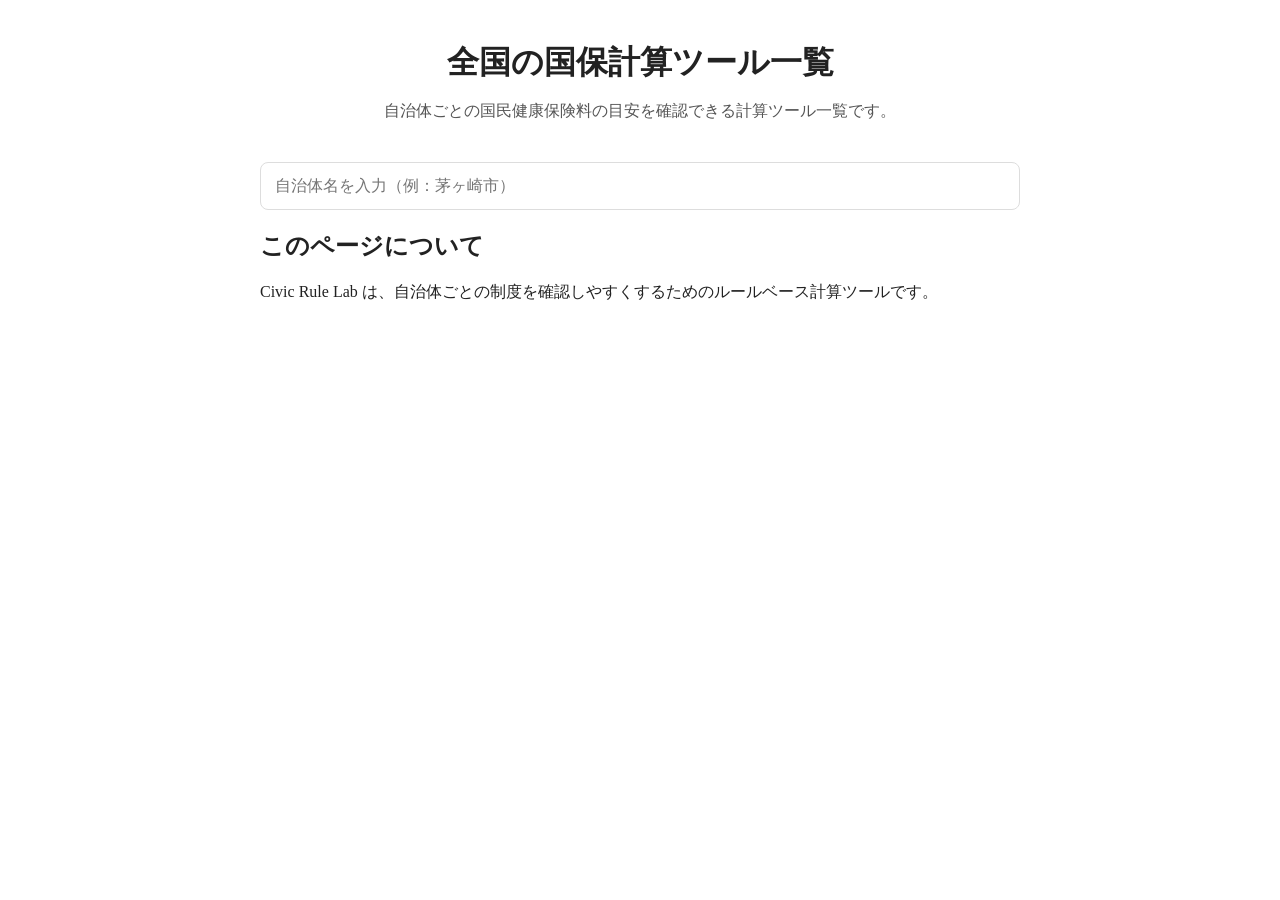
<file: index.html>
<!DOCTYPE html>
<html lang="ja">
<head>
<meta charset="UTF-8">
<meta name="viewport" content="width=device-width, initial-scale=1.0">

<title>全国の国保計算ツール一覧</title>

<style>

body{
font-family:-apple-system,BlinkMacSystemFont;
margin:0;
padding:20px;
color:#222;
}

.wrap{
max-width:760px;
margin:auto;
}

h1{
font-size:32px;
text-align:center;
margin-bottom:10px;
}

.lead{
text-align:center;
color:#555;
margin-bottom:40px;
}

.search-box{
margin-bottom:20px;
}

.search-box input{
  width:100%;
  box-sizing:border-box;
  padding:14px;
  font-size:16px;
  border-radius:8px;
  border:1px solid #ddd;
}

.city-list{
list-style:none;
padding:0;
margin:0;
}

.city-list li{
padding:18px 0;
border-top:1px solid #eee;
cursor:pointer;
}

.city-name{
font-size:18px;
font-weight:600;
color:#2563eb;
}

.city-meta{
font-size:14px;
color:#666;
margin-top:4px;
}

.plain{
color:#222;
}

</style>
</head>

<body>

<div class="wrap">

<h1>全国の国保計算ツール一覧</h1>

<p class="lead">
自治体ごとの国民健康保険料の目安を確認できる計算ツール一覧です。
</p>

<div class="search-box">
<input id="searchBox" placeholder="自治体名を入力（例：茅ヶ崎市）">
</div>

<ul id="cityList" class="city-list"></ul>

<h2>このページについて</h2>

<p>
Civic Rule Lab は、自治体ごとの制度を確認しやすくするためのルールベース計算ツールです。
</p>

</div>

<script>

const municipalities = [

{
cityName:"茅ヶ崎市",
prefecture:"神奈川県",
file:"chigasaki-kokuho.html",
status:"active"
},

{
cityName:"藤沢市",
prefecture:"神奈川県",
file:"",
status:"planned"
},

{
cityName:"平塚市",
prefecture:"神奈川県",
file:"",
status:"planned"
},

{
cityName:"大田区",
prefecture:"東京都",
file:"",
status:"planned"
}

];

const searchBox=document.getElementById("searchBox");
const cityList=document.getElementById("cityList");

function renderList(keyword=""){

const q=keyword.trim().toLowerCase();

cityList.innerHTML="";

municipalities
.filter(city=>{
const text=(city.cityName+city.prefecture).toLowerCase();
return text.includes(q);
})
.forEach(city=>{

const li=document.createElement("li");

if(city.status==="active"){

li.innerHTML=`
<div class="city-name">${city.cityName}</div>
<div class="city-meta">${city.prefecture}｜国民健康保険料計算ツール</div>
`;

li.addEventListener("click",()=>{
window.location.href=city.file;
});

}else{

li.innerHTML=`
<div class="city-name plain">${city.cityName}</div>
<div class="city-meta">${city.prefecture}｜準備中</div>
`;

}

cityList.appendChild(li);

});

}

searchBox.addEventListener("input",()=>{
renderList(searchBox.value);
});

renderList();


<script defer src="./search.js?v=2"></script>
</body>
</html>
</file>
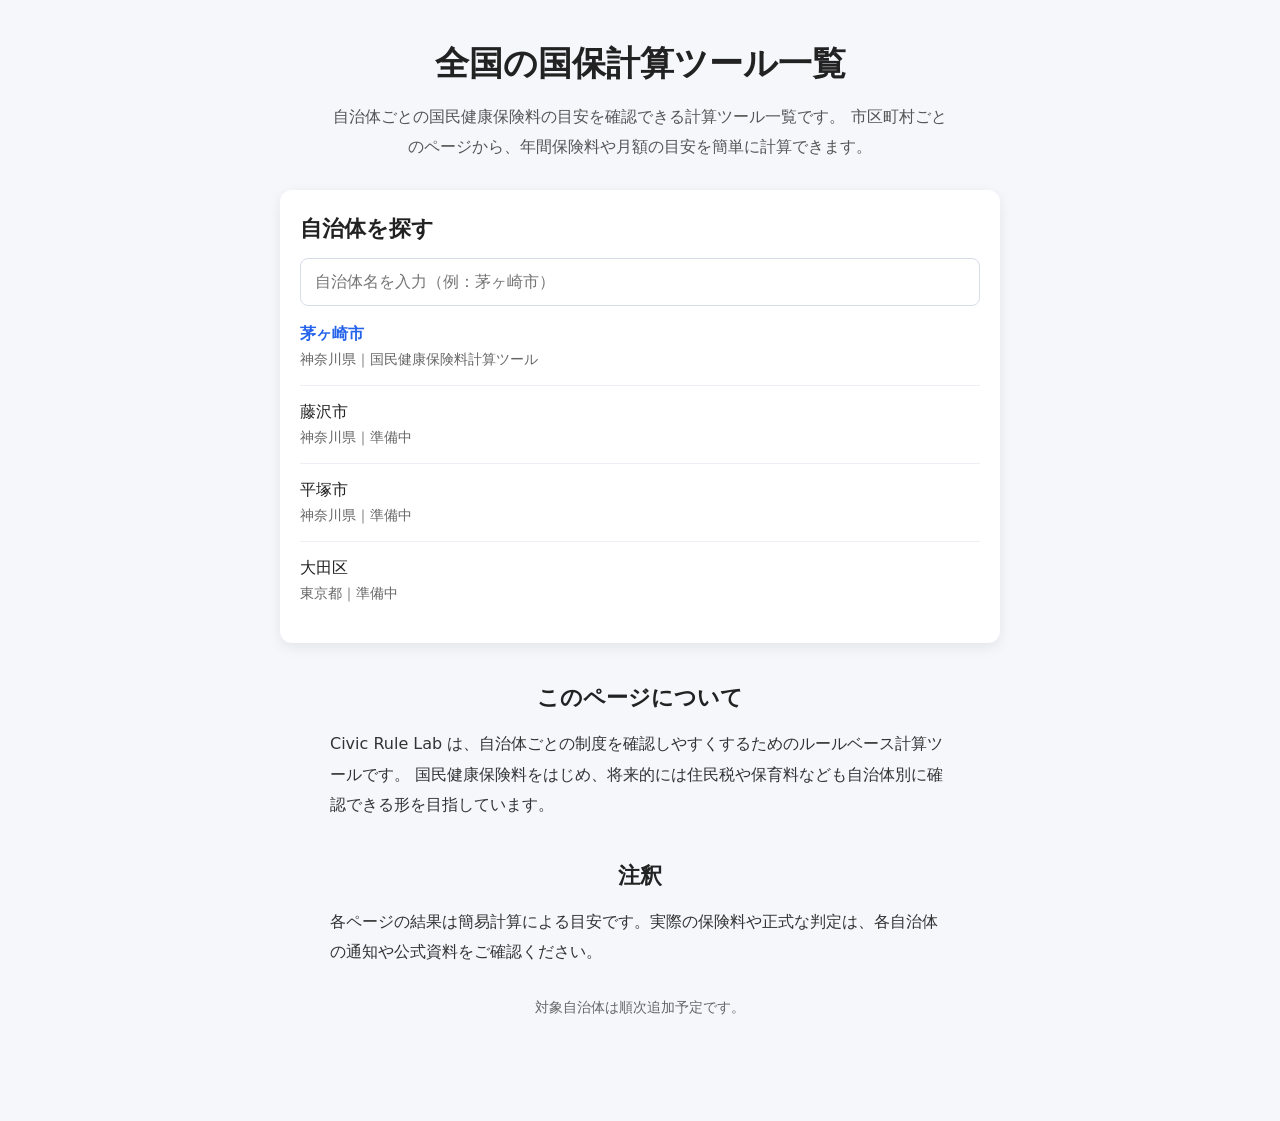
<file: chigasaki-kokuho.html>
<!DOCTYPE html>
<html lang="ja">
<head>
<meta charset="UTF-8">
<meta name="viewport" content="width=device-width, initial-scale=1.0">
<title>全国の国保計算ツール一覧｜Civic Rule Lab</title>
<meta name="description" content="全国の自治体ごとの国民健康保険料計算ツール一覧です。自治体ごとの保険料の目安を確認できます。">

<style>
body{
  font-family: system-ui, -apple-system, sans-serif;
  background:#f5f7fb;
  margin:0;
  color:#222;
}

.wrap{
  max-width:760px;
  margin:40px auto;
  padding:0 20px 60px;
}

h1{
  text-align:center;
  line-height:1.4;
  margin:10px 0 14px;
  font-size:34px;
}

.lead{
  max-width:620px;
  margin:0 auto 28px;
  text-align:center;
  line-height:1.9;
  color:#555;
}

.card{
  background:#fff;
  border-radius:12px;
  box-shadow:0 4px 14px rgba(0,0,0,0.08);
  padding:24px 20px;
  max-width:680px;
  margin:0 auto 24px;
}

.card h2{
  margin:0 0 14px;
  font-size:22px;
}

.searchBox{
  width:100%;
  box-sizing:border-box;
  padding:14px;
  border:1px solid #d8dee8;
  border-radius:8px;
  font-size:16px;
}

.city-list{
  list-style:none;
  padding:0;
  margin:18px 0 0;
}

.city-list li{
  border-top:1px solid #eceff5;
  padding:16px 0;
}

.city-list li:first-child{
  border-top:none;
  padding-top:0;
}

.city-list a{
  color:#2563eb;
  text-decoration:none;
  font-weight:700;
}

.city-list a:hover{
  text-decoration:underline;
}

.city-meta{
  margin-top:6px;
  color:#666;
  font-size:14px;
}

.section-title{
  max-width:680px;
  margin:40px auto 12px;
  text-align:center;
  font-size:22px;
}

.section-text{
  max-width:620px;
  margin:0 auto 28px;
  line-height:1.9;
  color:#333;
}

.note{
  max-width:620px;
  margin:0 auto;
  color:#666;
  line-height:1.8;
  font-size:14px;
  text-align:center;
}

@media (max-width:640px){
  .wrap{
    margin:24px auto;
    padding:0 14px 40px;
  }

  h1{
    font-size:28px;
  }
}
</style>
</head>
<body>

<div class="wrap">

  <h1>全国の国保計算ツール一覧</h1>

  <p class="lead">
    自治体ごとの国民健康保険料の目安を確認できる計算ツール一覧です。
    市区町村ごとのページから、年間保険料や月額の目安を簡単に計算できます。
  </p>

  <div class="card">
    <h2>自治体を探す</h2>

    <input
      id="searchBox"
      class="searchBox"
      type="text"
      placeholder="自治体名を入力（例：茅ヶ崎市）"
    >

    <ul id="cityList" class="city-list">
      <li>
        <a href="chigasaki-kokuho.html">茅ヶ崎市</a>
        <div class="city-meta">神奈川県｜国民健康保険料計算ツール</div>
      </li>
      <li>
        <span>藤沢市</span>
        <div class="city-meta">神奈川県｜準備中</div>
      </li>
      <li>
        <span>平塚市</span>
        <div class="city-meta">神奈川県｜準備中</div>
      </li>
      <li>
        <span>大田区</span>
        <div class="city-meta">東京都｜準備中</div>
      </li>
    </ul>
  </div>

  <h2 class="section-title">このページについて</h2>
  <div class="section-text">
    <p>
      Civic Rule Lab は、自治体ごとの制度を確認しやすくするためのルールベース計算ツールです。
      国民健康保険料をはじめ、将来的には住民税や保育料なども自治体別に確認できる形を目指しています。
    </p>
  </div>

  <h2 class="section-title">注釈</h2>
  <div class="section-text">
    <p>
      各ページの結果は簡易計算による目安です。実際の保険料や正式な判定は、各自治体の通知や公式資料をご確認ください。
    </p>
  </div>

  <p class="note">対象自治体は順次追加予定です。</p>

</div>

<script>
const searchBox = document.getElementById("searchBox");
const cityList = document.getElementById("cityList");
const items = cityList.getElementsByTagName("li");

searchBox.addEventListener("input", function () {
  const keyword = this.value.trim().toLowerCase();

  for (let i = 0; i < items.length; i++) {
    const text = items[i].innerText.toLowerCase();
    items[i].style.display = text.includes(keyword) ? "" : "none";
  }
});
</script>

</body>
</html>
</file>
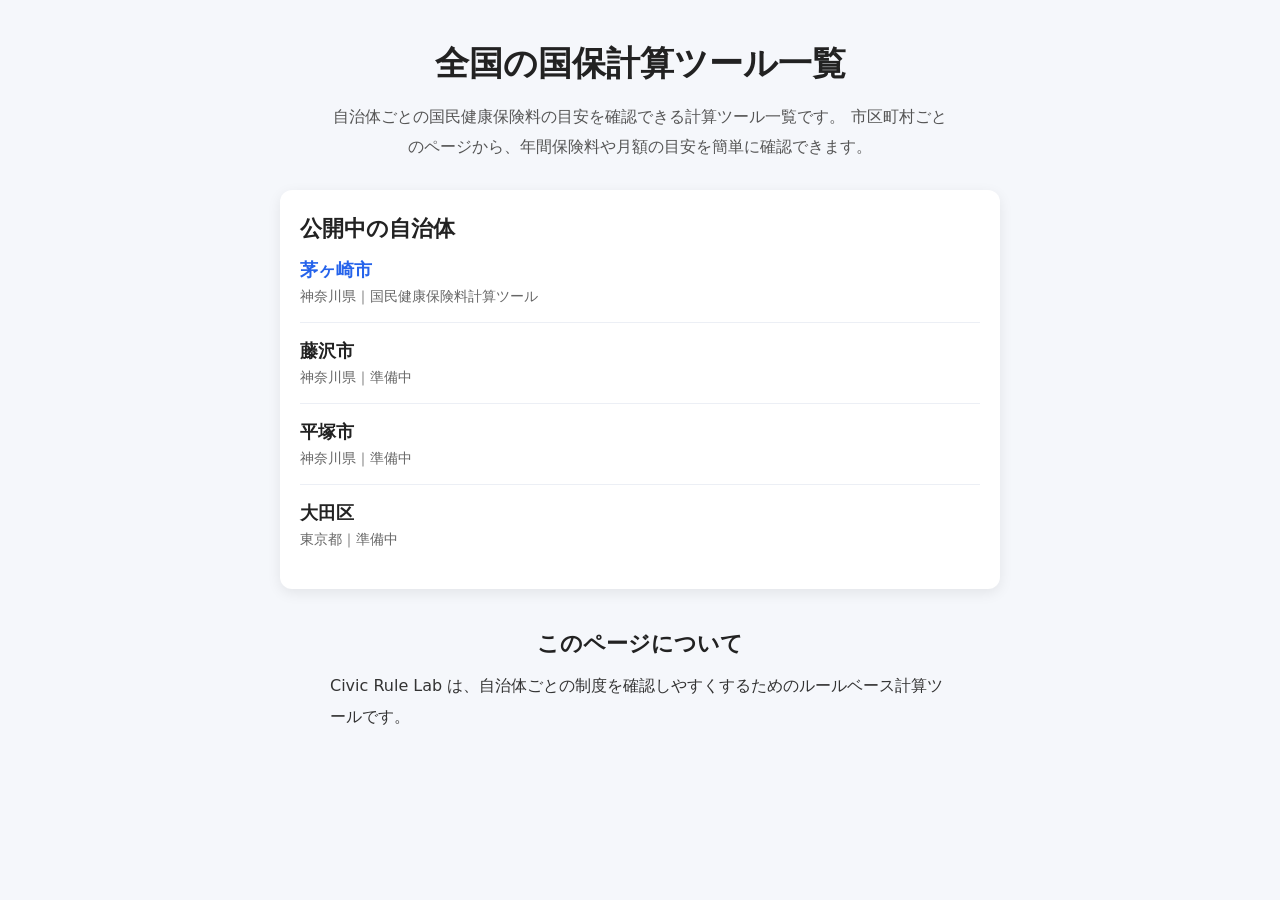
<file: list.html>
<!DOCTYPE html>
<html lang="ja">
<head>
  <meta charset="UTF-8">
  <meta name="viewport" content="width=device-width, initial-scale=1.0">
  <title>全国の国保計算ツール一覧 | Civic Rule Lab</title>
  <meta name="description" content="自治体ごとの国民健康保険料の目安を確認できる計算ツール一覧です。">

  <style>
    body{
      font-family: system-ui, -apple-system, sans-serif;
      background:#f5f7fb;
      margin:0;
      color:#222;
    }

    .wrap{
      max-width:760px;
      margin:40px auto;
      padding:0 20px 60px;
    }

    h1{
      text-align:center;
      line-height:1.4;
      margin:10px 0 14px;
      font-size:34px;
    }

    .lead{
      max-width:620px;
      margin:0 auto 28px;
      text-align:center;
      line-height:1.9;
      color:#555;
    }

    .card{
      background:#fff;
      border-radius:12px;
      box-shadow:0 4px 14px rgba(0,0,0,0.08);
      padding:24px 20px;
      max-width:680px;
      margin:0 auto 24px;
    }

    .card h2{
      margin:0 0 14px;
      font-size:22px;
    }

    .city-list{
      list-style:none;
      padding:0;
      margin:0;
    }

    .city-list li{
      border-top:1px solid #eceff5;
      padding:16px 0;
    }

    .city-list li:first-child{
      border-top:none;
      padding-top:0;
    }

    .city-link{
      display:block;
      text-decoration:none;
      color:inherit;
    }

    .city-name{
      color:#2563eb;
      font-weight:700;
      font-size:18px;
    }

    .city-name.plain{
      color:#222;
    }

    .city-meta{
      margin-top:6px;
      color:#666;
      font-size:14px;
    }

    .section-title{
      max-width:680px;
      margin:40px auto 12px;
      text-align:center;
      font-size:22px;
    }

    .section-text{
      max-width:620px;
      margin:0 auto 28px;
      line-height:1.9;
      color:#333;
    }

    @media (max-width:640px){
      .wrap{
        margin:24px auto;
        padding:0 14px 40px;
      }

      h1{
        font-size:28px;
      }
    }
  </style>
</head>
<body>
  <div class="wrap">

    <h1>全国の国保計算ツール一覧</h1>

    <p class="lead">
      自治体ごとの国民健康保険料の目安を確認できる計算ツール一覧です。
      市区町村ごとのページから、年間保険料や月額の目安を簡単に確認できます。
    </p>

    <div class="card">
      <h2>公開中の自治体</h2>

      <ul class="city-list">
        <li>
          <a href="https://civic-rule-lab.github.io/kokuho-calculator/chigasaki-kokuho.html" class="city-link">
            <div class="city-name">茅ヶ崎市</div>
            <div class="city-meta">神奈川県｜国民健康保険料計算ツール</div>
          </a>
        </li>

        <li>
          <div class="city-name plain">藤沢市</div>
          <div class="city-meta">神奈川県｜準備中</div>
        </li>

        <li>
          <div class="city-name plain">平塚市</div>
          <div class="city-meta">神奈川県｜準備中</div>
        </li>

        <li>
          <div class="city-name plain">大田区</div>
          <div class="city-meta">東京都｜準備中</div>
        </li>
      </ul>
    </div>

    <h2 class="section-title">このページについて</h2>
    <div class="section-text">
      Civic Rule Lab は、自治体ごとの制度を確認しやすくするためのルールベース計算ツールです。
    </div>

  </div>
</body>
</html>
</file>
